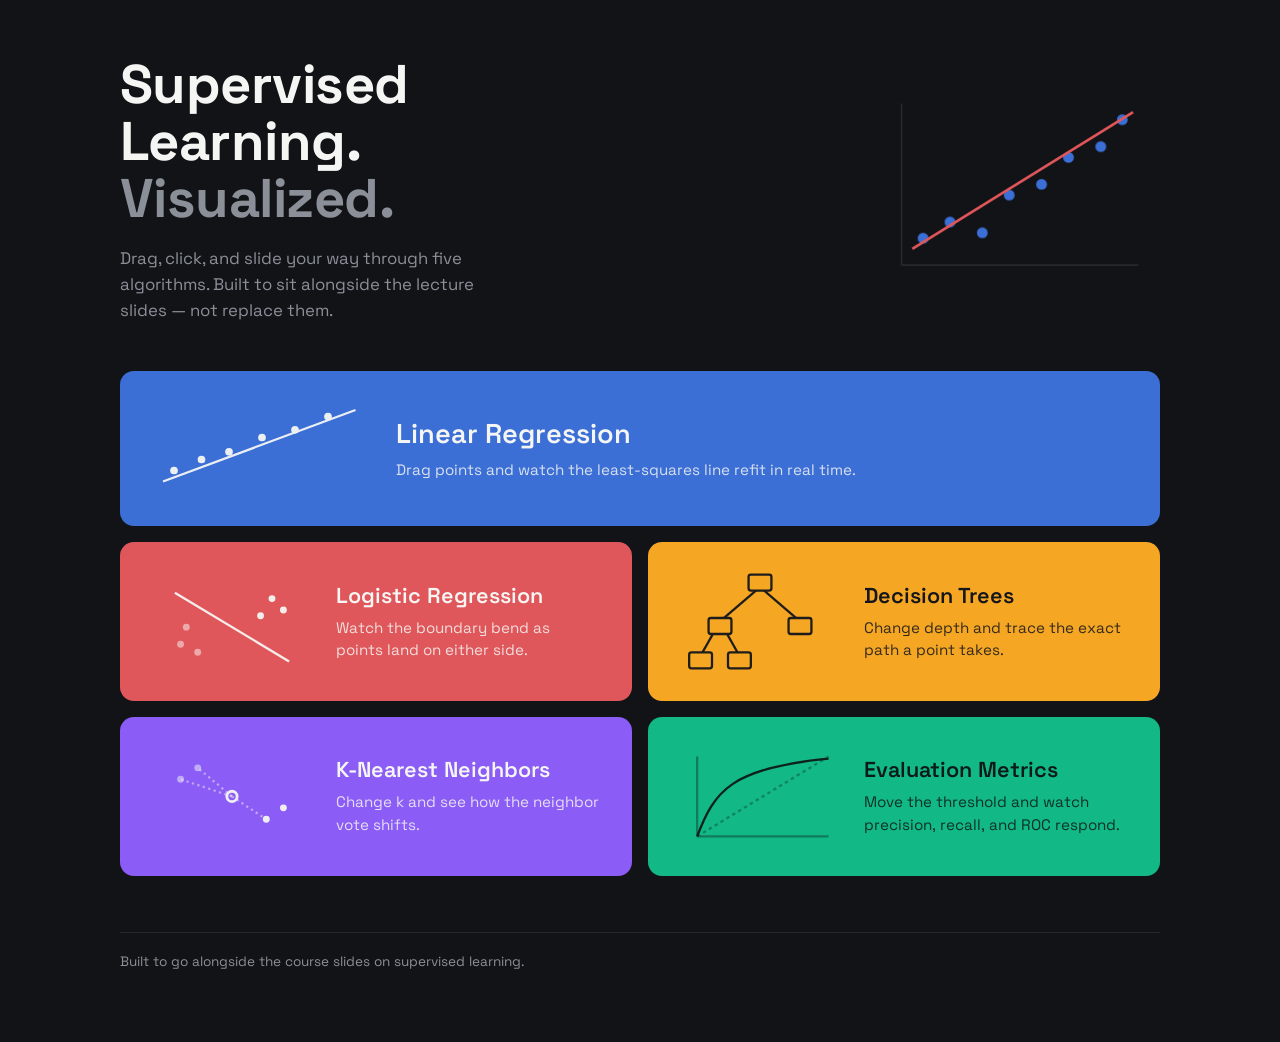
<file: index.html>
<!DOCTYPE html>
<html lang="en">
<head>
  <meta charset="utf-8">
  <meta name="viewport" content="width=device-width, initial-scale=1">
  <title>Supervised Learning, Visualized</title>
  <link rel="preconnect" href="https://fonts.googleapis.com">
  <link href="https://fonts.googleapis.com/css2?family=Space+Grotesk:wght@400;500;600;700&display=swap" rel="stylesheet">
  <link rel="stylesheet" href="home.css">
</head>
<body>

  <header class="hero">
    <div class="hero-copy">
      <h1>Supervised<br>Learning.<br><span>Visualized.</span></h1>
      <p>Drag, click, and slide your way through five algorithms. Built to sit alongside the lecture slides — not replace them.</p>
    </div>

    <svg class="hero-sketch" viewBox="0 0 260 200" aria-hidden="true">
      <line class="axis" x1="20" y1="170" x2="240" y2="170"/>
      <line class="axis" x1="20" y1="170" x2="20" y2="20"/>
      <g class="hero-dots">
        <circle cx="40" cy="145" r="5"/>
        <circle cx="65" cy="130" r="5"/>
        <circle cx="95" cy="140" r="5"/>
        <circle cx="120" cy="105" r="5"/>
        <circle cx="150" cy="95" r="5"/>
        <circle cx="175" cy="70" r="5"/>
        <circle cx="205" cy="60" r="5"/>
        <circle cx="225" cy="35" r="5"/>
      </g>
      <line class="hero-fit" x1="30" y1="155" x2="235" y2="28"/>
    </svg>
  </header>

  <main class="grid">

    <a class="tile tile-wide" href="linear-regression/" style="--tile:#3B6FD6; --ink:#F5F6F4;">
      <svg class="tile-sketch" viewBox="0 0 200 90" aria-hidden="true">
        <circle cx="20" cy="65" r="3.5"/><circle cx="45" cy="55" r="3.5"/>
        <circle cx="70" cy="48" r="3.5"/><circle cx="100" cy="35" r="3.5"/>
        <circle cx="130" cy="28" r="3.5"/><circle cx="160" cy="16" r="3.5"/>
        <line x1="10" y1="75" x2="185" y2="10"/>
      </svg>
      <div class="tile-text">
        <h2>Linear Regression</h2>
        <p>Drag points and watch the least-squares line refit in real time.</p>
      </div>
    </a>

    <a class="tile" href="logistic-regression/" style="--tile:#E0575B; --ink:#F5F6F4;">
      <svg class="tile-sketch" viewBox="0 0 140 90" aria-hidden="true">
        <circle class="a" cx="25" cy="65" r="3"/><circle class="a" cx="40" cy="72" r="3"/>
        <circle class="a" cx="30" cy="50" r="3"/>
        <circle class="b" cx="105" cy="25" r="3"/><circle class="b" cx="115" cy="35" r="3"/>
        <circle class="b" cx="95" cy="40" r="3"/>
        <line x1="20" y1="20" x2="120" y2="80"/>
      </svg>
      <div class="tile-text">
        <h2>Logistic Regression</h2>
        <p>Watch the boundary bend as points land on either side.</p>
      </div>
    </a>

    <a class="tile" href="decision-trees/" style="--tile:#F5A623; --ink:#14161C;">
      <svg class="tile-sketch" viewBox="0 0 140 90" aria-hidden="true">
        <line x1="70" y1="15" x2="35" y2="45"/>
        <line x1="70" y1="15" x2="105" y2="45"/>
        <line x1="35" y1="45" x2="18" y2="75"/>
        <line x1="35" y1="45" x2="52" y2="75"/>
        <rect x="60" y="4" width="20" height="14" rx="2"/>
        <rect x="25" y="42" width="20" height="14" rx="2"/>
        <rect x="95" y="42" width="20" height="14" rx="2"/>
        <rect x="8" y="72" width="20" height="14" rx="2"/>
        <rect x="42" y="72" width="20" height="14" rx="2"/>
      </svg>
      <div class="tile-text">
        <h2>Decision Trees</h2>
        <p>Change depth and trace the exact path a point takes.</p>
      </div>
    </a>

    <a class="tile" href="knn/" style="--tile:#8B5CF6; --ink:#F5F6F4;">
      <svg class="tile-sketch" viewBox="0 0 140 90" aria-hidden="true">
        <circle class="a" cx="25" cy="30" r="3"/><circle class="a" cx="40" cy="20" r="3"/>
        <circle class="b" cx="100" cy="65" r="3"/><circle class="b" cx="115" cy="55" r="3"/>
        <circle class="q" cx="70" cy="45" r="4.5"/>
        <line class="link" x1="70" y1="45" x2="25" y2="30"/>
        <line class="link" x1="70" y1="45" x2="40" y2="20"/>
        <line class="link" x1="70" y1="45" x2="100" y2="65"/>
      </svg>
      <div class="tile-text">
        <h2>K-Nearest Neighbors</h2>
        <p>Change k and see how the neighbor vote shifts.</p>
      </div>
    </a>

    <a class="tile" href="evaluation-metrics/" style="--tile:#12B886; --ink:#0E1A17;">
      <svg class="tile-sketch" viewBox="0 0 140 90" aria-hidden="true">
        <line class="axis" x1="15" y1="80" x2="130" y2="80"/>
        <line class="axis" x1="15" y1="80" x2="15" y2="10"/>
        <line class="diag" x1="15" y1="80" x2="130" y2="10"/>
        <path class="roc" d="M15,80 C 30,40 45,20 130,12"/>
      </svg>
      <div class="tile-text">
        <h2>Evaluation Metrics</h2>
        <p>Move the threshold and watch precision, recall, and ROC respond.</p>
      </div>
    </a>

  </main>

  <footer>
    <p>Built to go alongside the course slides on supervised learning.</p>
  </footer>

</body>
</html>
</file>
<file: home.css>
:root {
  --bg: #121317;
  --ink-light: #F5F6F4;
  --muted: #8A8F98;
  --border: #26282E;
}

* { box-sizing: border-box; }

body {
  margin: 0 auto;
  background: var(--bg);
  color: var(--ink-light);
  font-family: "Space Grotesk", sans-serif;
  padding: 56px 28px 72px;
}

main, .hero, footer {
  max-width: 1040px;
  margin-left: auto;
  margin-right: auto;
}

.axis-label {
  fill: var(--muted);
  font-size: 0.85rem;
}

/* --- Hero --- */

.hero {
  display: flex;
  align-items: center;
  justify-content: space-between;
  gap: 36px;
  margin-bottom: 48px;
  flex-wrap: wrap;
}

.hero-copy {
  max-width: 480px;
}

.hero h1 {
  font-size: 3.4rem;
  font-weight: 700;
  line-height: 1.05;
  letter-spacing: -0.01em;
  margin: 0 0 18px;
}

.hero h1 span {
  color: var(--muted);
}

.hero p {
  color: var(--muted);
  font-size: 1.05rem;
  line-height: 1.55;
  margin: 0;
  max-width: 400px;
}

.hero-sketch {
  width: 280px;
  height: auto;
  flex-shrink: 0;
}

.hero-sketch .axis {
  stroke: var(--border);
  stroke-width: 1.5;
}

.hero-dots circle {
  fill: #3B6FD6;
  opacity: 0;
  animation: dot-in 0.4s ease forwards;
}
.hero-dots circle:nth-child(1) { animation-delay: 0.05s; }
.hero-dots circle:nth-child(2) { animation-delay: 0.12s; }
.hero-dots circle:nth-child(3) { animation-delay: 0.19s; }
.hero-dots circle:nth-child(4) { animation-delay: 0.26s; }
.hero-dots circle:nth-child(5) { animation-delay: 0.33s; }
.hero-dots circle:nth-child(6) { animation-delay: 0.40s; }
.hero-dots circle:nth-child(7) { animation-delay: 0.47s; }
.hero-dots circle:nth-child(8) { animation-delay: 0.54s; }

@keyframes dot-in {
  from { opacity: 0; transform: translateY(4px); }
  to   { opacity: 1; transform: translateY(0); }
}

.hero-fit {
  stroke: #E0575B;
  stroke-width: 2.5;
  stroke-dasharray: 300;
  stroke-dashoffset: 300;
  animation: draw-line 0.8s ease 0.6s forwards;
}

@keyframes draw-line {
  to { stroke-dashoffset: 0; }
}

@media (prefers-reduced-motion: reduce) {
  .hero-dots circle, .hero-fit { animation: none; opacity: 1; stroke-dashoffset: 0; }
}

/* --- Bento grid --- */

.grid {
  display: grid;
  grid-template-columns: repeat(2, 1fr);
  gap: 16px;
}

.tile-wide {
  grid-column: 1 / -1;
}

.tile {
  display: flex;
  align-items: center;
  gap: 24px;
  background: var(--tile);
  color: var(--ink);
  border-radius: 14px;
  padding: 26px 30px;
  text-decoration: none;
  border: 2px solid transparent;
  transition: border-color 0.15s ease;
}

.tile:hover, .tile:focus-visible {
  border-color: var(--ink);
  outline: none;
}

.tile-wide {
  align-items: center;
}

.tile-sketch {
  width: 160px;
  flex-shrink: 0;
  opacity: 0.95;
}

.tile-wide .tile-sketch {
  width: 220px;
}

.tile-sketch circle {
  fill: var(--ink);
}
.tile-sketch line, .tile-sketch rect, .tile-sketch path {
  fill: none;
  stroke: var(--ink);
  stroke-width: 2;
}
.tile-sketch rect {
  fill: var(--tile);
}
.tile-sketch .axis {
  stroke: var(--ink);
  opacity: 0.4;
}
.tile-sketch .diag {
  stroke: var(--ink);
  opacity: 0.35;
  stroke-dasharray: 3,3;
}
.tile-sketch .a { fill: var(--ink); opacity: 0.55; }
.tile-sketch .b { fill: var(--ink); }
.tile-sketch .q {
  fill: var(--tile);
  stroke: var(--ink);
  stroke-width: 2.5;
}
.tile-sketch .link {
  stroke: var(--ink);
  opacity: 0.5;
  stroke-dasharray: 2,3;
}

.tile-text h2 {
  font-size: 1.35rem;
  font-weight: 600;
  margin: 0 0 8px;
}

.tile-wide .tile-text h2 {
  font-size: 1.7rem;
}

.tile-text p {
  font-size: 0.95rem;
  line-height: 1.5;
  margin: 0;
  opacity: 0.85;
}

/* --- Footer --- */

footer {
  margin-top: 56px;
  padding-top: 20px;
  border-top: 1px solid var(--border);
}

footer p {
  color: var(--muted);
  font-size: 0.85rem;
  margin: 0;
}

/* --- Responsive --- */

@media (max-width: 720px) {
  .hero h1 { font-size: 2.4rem; }
  .hero-sketch { width: 200px; }
  .grid { grid-template-columns: 1fr; }
  .tile, .tile-wide { grid-column: 1 / -1; flex-direction: column; align-items: flex-start; }
  .tile-sketch, .tile-wide .tile-sketch { width: 100%; height: auto; }
}
</file>
